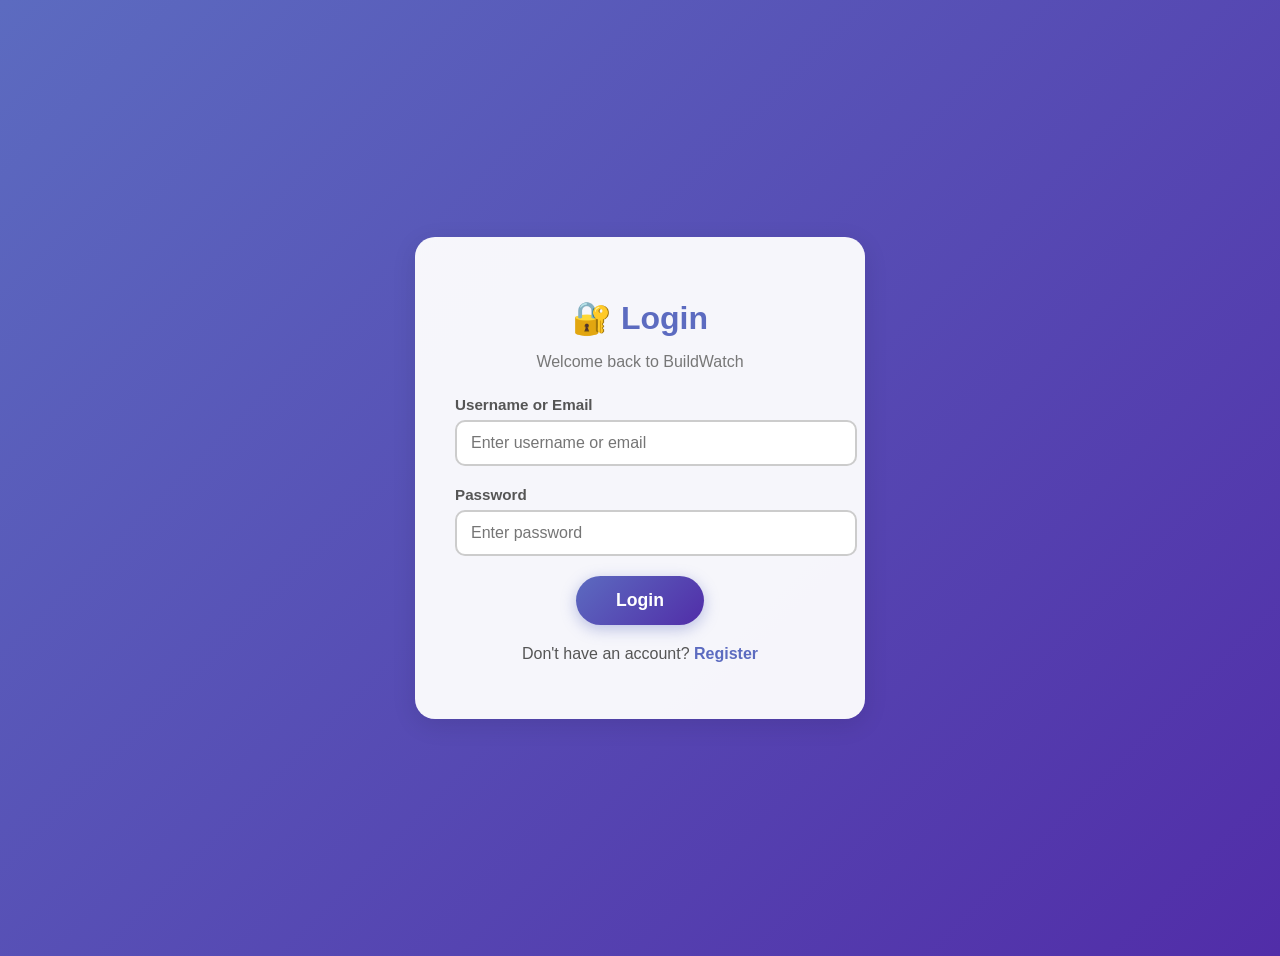
<file: frontend/index.html>
<!DOCTYPE html>
<html lang="en">
<head>
  <meta charset="UTF-8" />
  <meta name="viewport" content="width=device-width, initial-scale=1.0" />
  <title>Illegal Building Detection - GPS Enabled</title>
  <link rel="icon" href="https://cdn-icons-png.flaticon.com/512/3211/3211620.png">
  <link rel="stylesheet" href="style.css" />


  <script>
    (function() {
      'use strict';
      const isLoggedIn = sessionStorage.getItem('isLoggedIn');
      
      if (isLoggedIn !== 'true') {
        console.log('❌ Not logged in, redirecting to login page...');
        window.location.replace('login.html');
      } else {
        console.log('✅ User is logged in, showing home page');
      }
    })();
  </script>
</head>
<body>
  <div class="container">
    <div class="header">
      <h1>🏢 Illegal Building Detection System</h1>
      <p>🌍 GPS-Enabled AI Detection with K-means Clustering & Region Proposals</p>
      
      <!-- <div style="margin-top: 20px; display: flex; gap: 15px; justify-content: center;">
        <button id="modeSingle" class="mode-btn" onclick="detector.switchMode('single')">
          📷 Single Image
        </button>
        <button id="modeTemporal" class="mode-btn active" onclick="detector.switchMode('temporal')">
          🕐 Two-Temporal (K-means) -->
        </button>
      </div>
    </div>


    

    <!-- SINGLE IMAGE CARD (Hidden by default) -->
    <div class="card" id="singleImageCard" style="display:none;">
      <h2 style="color: #667eea;">📤 Upload Single Image</h2>
      
      <div class="upload-zone" id="uploadZone">
        <input type="file" id="imageInput" accept="image/*" style="display: none;" />
        <div class="upload-content">
          <div class="upload-icon">📷</div>
          <div class="upload-text">Click or Drag & Drop Image</div>
          <div class="upload-subtext">Supports: JPG, PNG, TIFF, BMP (Max 16MB)</div>
        </div>
      </div>

      <div class="preview-container" id="previewContainer" style="display: none;">
        <img id="previewImage" class="preview-image" />
        <div class="image-info" id="imageInfo"></div>
      </div>

      <!-- GPS Inputs -->
      <div class="gps-section" style="margin-top: 20px;">
        <div class="checkbox-group">
          <input type="checkbox" id="gpsToggle">
          <label for="gpsToggle">🌍 Use Custom GPS Coordinates</label>
        </div>
        <div id="gpsInputs" style="display: none; margin-top: 15px;">
          <div class="gps-inputs-grid">
            <input type="number" id="northBound" placeholder="North Latitude (°)" step="0.000001">
            <input type="number" id="southBound" placeholder="South Latitude (°)" step="0.000001">
            <input type="number" id="eastBound" placeholder="East Longitude (°)" step="0.000001">
            <input type="number" id="westBound" placeholder="West Longitude (°)" step="0.000001">
          </div>
        </div>
      </div>

      <button id="processBtn" class="process-btn" disabled>🔍 Detect Buildings</button>
      <div class="progress-bar" id="progressBarSingle"><div class="progress-fill" id="progressFillSingle">0%</div></div>
    </div>

    <!-- TWO-TEMPORAL CARD (Default visible) -->
    <div class="card" id="temporalCard">
      <h2 style="color: #667eea;">📸 Upload Two Temporal Images (Before & After)</h2>
      <p style="color: #666; margin-bottom: 20px;">📋 K-means clustering detects changes between time periods</p>
      
      <div class="temporal-grid" style="display:flex; gap:20px; justify-content:center; flex-wrap:wrap;">
        <!-- Image T1 (Time 1 - Before) -->
        <div class="upload-zone temporal-upload" id="uploadZoneT1" style="flex: 1; min-width: 280px;">
          <input type="file" id="imageInputT1" accept="image/*" style="display: none;" />
          <div class="upload-content">
            <div class="upload-icon">📅</div>
            <div class="upload-text">Upload <strong>Time 1</strong> (Before)</div>
            <div class="upload-subtext">Older image</div>
          </div>
        </div>

        <!-- Image T2 (Time 2 - After) -->
        <div class="upload-zone temporal-upload" id="uploadZoneT2" style="flex: 1; min-width: 280px;">
          <input type="file" id="imageInputT2" accept="image/*" style="display: none;" />
          <div class="upload-content">
            <div class="upload-icon">📅</div>
            <div class="upload-text">Upload <strong>Time 2</strong> (After)</div>
            <div class="upload-subtext">Newer image</div>
          </div>
        </div>
      </div>

      <div class="preview-pair" style="display:flex; gap:20px; justify-content:center; margin-top:20px; flex-wrap: wrap;">
        <div id="previewContainerT1" class="preview-container temporal-preview" style="display: none; flex: 1; min-width: 280px;">
          <img id="previewImageT1" class="preview-image" />
          <div id="imageInfoT1" class="image-info"></div>
        </div>
        <div id="previewContainerT2" class="preview-container temporal-preview" style="display: none; flex: 1; min-width: 280px;">
          <img id="previewImageT2" class="preview-image" />
          <div id="imageInfoT2" class="image-info"></div>
        </div>
      </div>

      <!-- GPS Inputs -->
      <div class="gps-section" style="margin-top: 20px;">
        <div class="checkbox-group">
          <input type="checkbox" id="gpsToggleTemporal">
          <label for="gpsToggleTemporal">🌍 Use Custom GPS Coordinates</label>
        </div>
        <div id="gpsInputsTemporal" style="display: none; margin-top: 15px;">
          <div class="gps-inputs-grid">
            <input type="number" id="northBoundTemporal" placeholder="North Latitude (°)" step="0.000001">
            <input type="number" id="southBoundTemporal" placeholder="South Latitude (°)" step="0.000001">
            <input type="number" id="eastBoundTemporal" placeholder="East Longitude (°)" step="0.000001">
            <input type="number" id="westBoundTemporal" placeholder="West Longitude (°)" step="0.000001">
          </div>
        </div>
      </div>

      <!-- Threshold Slider -->
      <div class="threshold-slider" style="margin-top: 20px;">
        <div class="threshold-label">
          <span style="font-weight:600; color:#555;">🎯 Change Detection Threshold:</span>
          <span id="thresholdValue" style="font-size: 1.1em;">30</span><span>%</span>
        </div>
        <input type="range" id="thresholdSlider" min="10" max="90" value="30" style="width:100%;">
        <div style="display: flex; justify-content: space-between; font-size: 0.85em; color: #888; margin-top: 5px;">
          <span>10%</span>
          <span>50%</span>
          <span>90%</span>
        </div>
      </div>

      <button id="processBtnTemporal" class="process-btn" disabled>🔄 Detect Changes & Buildings</button>
      <div class="progress-bar" id="progressBarTemporal"><div class="progress-fill" id="progressFillTemporal">0%</div></div>
    </div>

    <!-- RESULT CARDS -->
    <div class="card" id="gpsInfoCard" style="display:none;"></div>
    
    <div class="card" id="statsCard" style="display:none;">
      <h2 style="color:#667eea;">📊 Detection Statistics</h2>
      <div id="statsGrid" class="stats-grid"></div>
    </div>
    
    <div class="card" id="resultsCard" style="display:none;">
      <h2 style="color:#667eea;">🖼️ Detection Results</h2>
      <div id="resultsGrid" class="results-grid"></div>
    </div>
    
    <div class="card" id="buildingsCard" style="display:none;">
      <h2 style="color:#667eea;">🏠 Detected Buildings</h2>
      <div id="buildingsList" class="buildings-list"></div>
    </div>

    <!-- FIELD VISITS CARD (New) -->
    <div class="card" id="fieldVisitsCard" style="display:none;">
      <h2 style="color:#667eea;">🚗 Field Visit Management</h2>
      <div id="fieldVisitsList" class="field-visits-list"></div>
    </div>
  </div>

  <script src="script.js"></script>
</body>
</html>
</file>
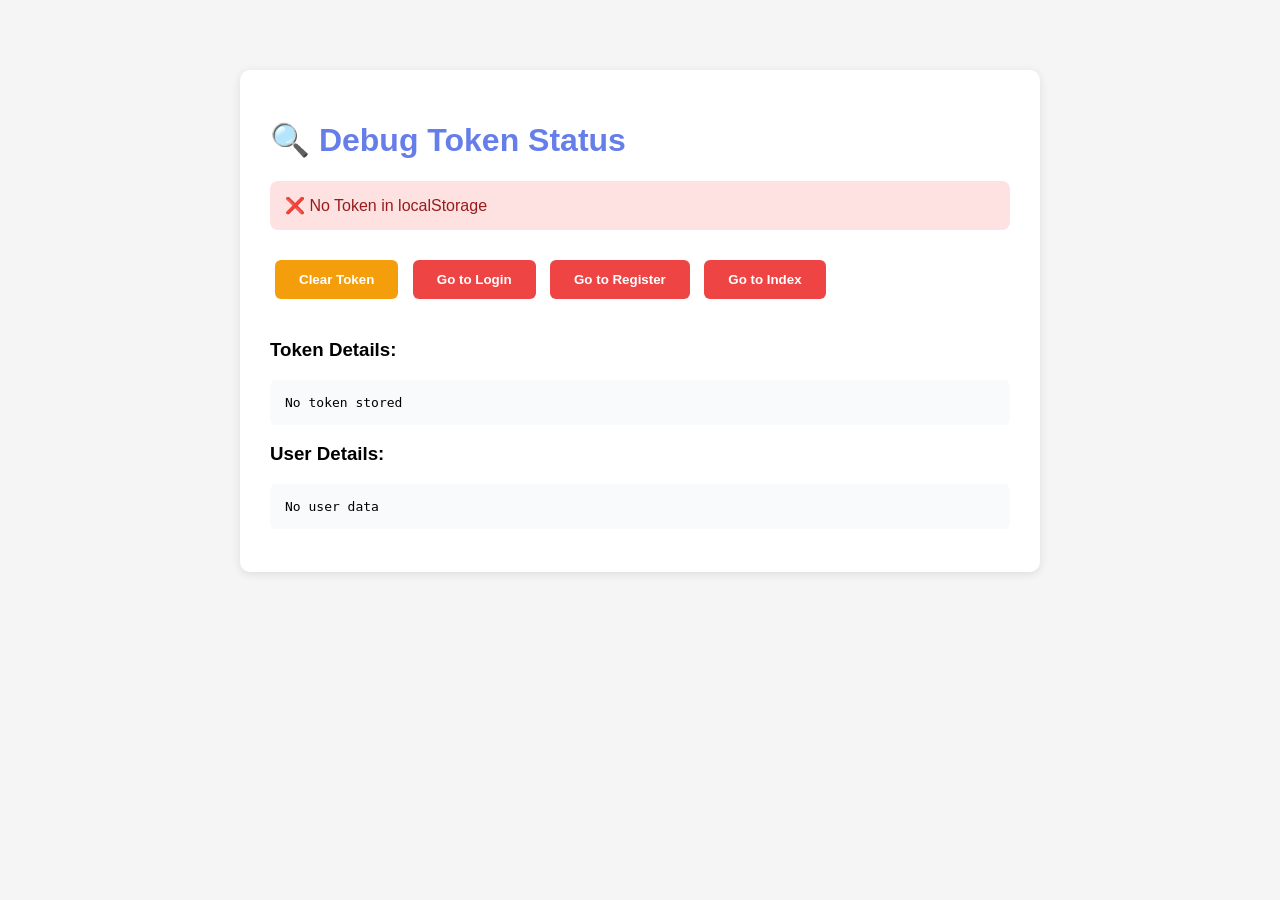
<file: frontend/debug.html>
<!DOCTYPE html>
<html lang="en">
<head>
  <meta charset="UTF-8" />
  <meta name="viewport" content="width=device-width, initial-scale=1.0" />
  <title>Debug Token Status</title>
  <style>
    body {
      font-family: 'Segoe UI', Tahoma, Geneva, Verdana, sans-serif;
      max-width: 800px;
      margin: 50px auto;
      padding: 20px;
      background: #f5f5f5;
    }
    .debug-card {
      background: white;
      border-radius: 10px;
      padding: 30px;
      box-shadow: 0 2px 10px rgba(0,0,0,0.1);
    }
    h1 { color: #667eea; }
    .status { 
      padding: 15px;
      border-radius: 8px;
      margin: 10px 0;
      font-weight: 500;
    }
    .has-token { background: #d1fae5; color: #065f46; }
    .no-token { background: #fee2e2; color: #991b1b; }
    button {
      background: #ef4444;
      color: white;
      border: none;
      padding: 12px 24px;
      border-radius: 6px;
      cursor: pointer;
      font-weight: 600;
      margin: 10px 5px;
    }
    button:hover { background: #dc2626; }
    .clear-btn { background: #f59e0b; }
    .clear-btn:hover { background: #d97706; }
    pre {
      background: #f9fafb;
      padding: 15px;
      border-radius: 6px;
      overflow-x: auto;
    }
  </style>
</head>
<body>
  <div class="debug-card">
    <h1>🔍 Debug Token Status</h1>
    
    <div id="status"></div>
    
    <div style="margin-top: 20px;">
      <button class="clear-btn" onclick="clearToken()">Clear Token</button>
      <button onclick="location.href='login.html'">Go to Login</button>
      <button onclick="location.href='register.html'">Go to Register</button>
      <button onclick="location.href='index.html'">Go to Index</button>
    </div>
    
    <h3 style="margin-top: 30px;">Token Details:</h3>
    <pre id="tokenDetails"></pre>
    
    <h3>User Details:</h3>
    <pre id="userDetails"></pre>
  </div>

  <script>
    function displayStatus() {
      const token = localStorage.getItem('token');
      const user = localStorage.getItem('user');
      const statusDiv = document.getElementById('status');
      const tokenDetails = document.getElementById('tokenDetails');
      const userDetails = document.getElementById('userDetails');
      
      if (token) {
        statusDiv.innerHTML = `
          <div class="status has-token">
            ✅ Token Found in localStorage
          </div>
        `;
        tokenDetails.textContent = token;
        userDetails.textContent = user || 'No user data';
      } else {
        statusDiv.innerHTML = `
          <div class="status no-token">
            ❌ No Token in localStorage
          </div>
        `;
        tokenDetails.textContent = 'No token stored';
        userDetails.textContent = 'No user data';
      }
    }
    
    function clearToken() {
      localStorage.removeItem('token');
      localStorage.removeItem('user');
      alert('✅ Token and user data cleared!');
      displayStatus();
    }
    
    displayStatus();
  </script>
</body>
</html>
</file>
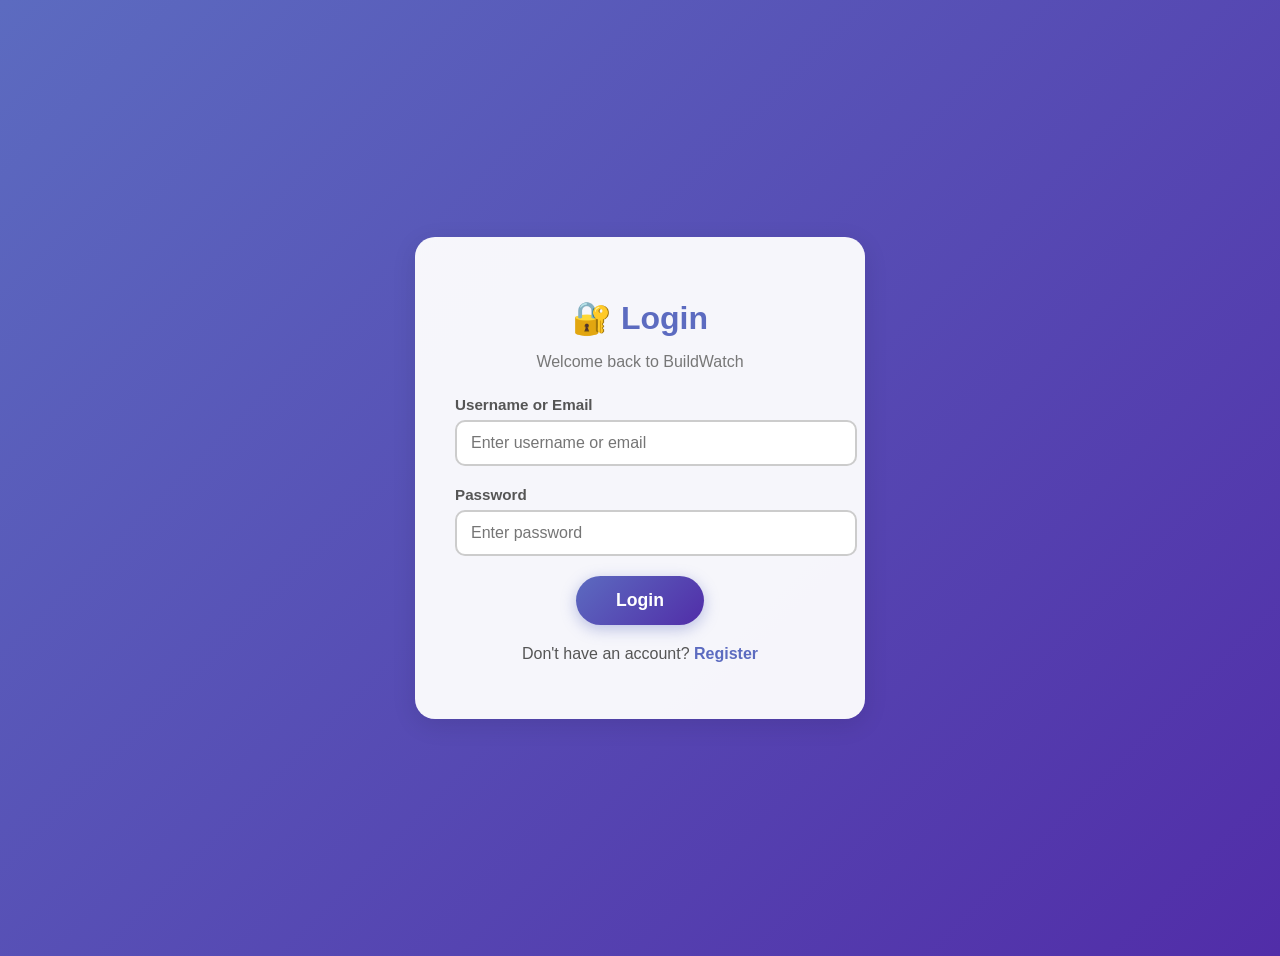
<file: frontend/home.html>
<!DOCTYPE html>
<html lang="en">
<head>
  <meta charset="UTF-8">
  <meta name="viewport" content="width=device-width, initial-scale=1.0">
  <title>Illegal Building Detection System - AI-Powered Urban Monitoring</title>
  <link rel="icon" type="image" href="https://cdn-icons-png.flaticon.com/512/3211/3211620.png">
  <link rel="stylesheet" href="home.css">
  
  AUTH CHECK - Redirect to login if not logged in -->
   <script>
    (function() {
      'use strict';
      const isLoggedIn = sessionStorage.getItem('isLoggedIn');
      
      if (isLoggedIn !== 'true') {
        console.log('❌ Not logged in, redirecting to login page...');
        window.location.replace('login.html');
      } else {
        console.log('✅ User is logged in, showing home page');
      }
    })();
  </script>
</head>
<body>
  <nav id="navbar">
    <div class="nav-container">
      <a href="home.html" class="logo">
        <span class="logo-icon">🏢</span>
        <span>Build</span>
      </a>
      <ul class="nav-links">
        <li><a href="#home">Home</a></li>
        <li><a href="index.html">Start Detection</a></li>
        
      </ul>
    </div>
  </nav>

  <section class="hero" id="home">
    <div class="hero-container">
      <div class="hero-content">
        <h1>ILLEGAL BUILDING DETECTION</h1>
        <p>Detect unauthorized construction with GPS-enabled satellite imagery analysis</p>
        <div class="hero-buttons">
         
          <a href="#features" class="btn-secondary">📖 Learn More</a>
        </div>
      </div>
      <div class="hero-image">
        <img src="https://images.unsplash.com/photo-1486406146926-c627a92ad1ab?w=800&q=80" alt="City Aerial View">
      </div>
    </div>
  </section>

  <section class="features" id="features">
    <div class="features-container">
      <div class="section-header">
        <h2>🌟 Powerful Features</h2>
        <p>Advanced technology meets urban planning for smarter cities</p>
      </div>
      <div class="features-grid">
        <div class="feature-card">
          <div class="feature-icon">🌍</div>
          <h3>GPS-Enabled Detection</h3>
          <p>Real-world GPS coordinate mapping ensures accurate location verification and field inspection capabilities.</p>
        </div>
        <div class="feature-card">
          <div class="feature-icon">🤖</div>
          <h3>AI-Powered Analysis</h3>
          <p>Deep learning algorithms detect buildings with 95%+ accuracy from satellite and aerial imagery.</p>
        </div>
        <div class="feature-card">
          <div class="feature-icon">📋</div>
          <h3>Permit Verification</h3>
          <p>Cross-reference detected buildings against cadastral permit database for legal compliance checking.</p>
        </div>
        <div class="feature-card">
          <div class="feature-icon">📊</div>
          <h3>Automated Reports</h3>
          <p>Generate comprehensive PDF reports with violation details, GPS coordinates, and statistical analysis.</p>
        </div>
        <div class="feature-card">
          <div class="feature-icon">🗺️</div>
          <h3>Interactive Maps</h3>
          <p>Visualize detections on interactive maps with color-coded legal status indicators.</p>
        </div>
        <div class="feature-card">
          <div class="feature-icon">⚡</div>
          <h3>Real-Time Processing</h3>
          <p>Fast image processing delivers results in minutes, enabling rapid response to violations.</p>
        </div>
      </div>
    </div>
  </section>

  <section class="stats">
    <div class="stats-container">
      <div class="stat-item">
        <h3>95%+</h3>
        <p>Detection Accuracy</p>
      </div>
      <div class="stat-item">
        <h3>< 5 min</h3>
        <p>Processing Time</p>
      </div>
      <div class="stat-item">
        <h3>GPS</h3>
        <p>Real Coordinates</p>
      </div>
      <div class="stat-item">
        <h3>24/7</h3>
        <p>Automated Monitoring</p>
      </div>
    </div>
  </section>

  <footer>
    <div class="footer-container">
      <div class="footer-section">
        <h3>🏢 BuildWatch</h3>
        <p>Illegal Building Detection for smarter, compliant cities.</p>
      </div>
      <div class="footer-section">
        <h3>Quick Links</h3>
        <ul>
          <li><a href="#home">Home</a></li>
          <li><a href="#features">Features</a></li>
          <li><a href="index.html">Detection System</a></li>
        </ul>
      </div>
      <div class="footer-section">
        <h3>Technology</h3>
        <ul>
          <li><a href="#">AI & Machine Learning</a></li>
          <li><a href="#">GPS Integration</a></li>
          <li><a href="#">Satellite Imagery</a></li>
          <li><a href="#">GIS Systems</a></li>
        </ul>
      </div>
      <div class="footer-section">
        <h3>Contact</h3>
        <ul>
          <li>📧 malthesh002@gmail.com</li>
          <li>📞 +91-8618402841</li>
          <li>📍 Shimoga, India</li>
        </ul>
      </div>
    </div>
    <div class="footer-bottom">
      <p>&copy; 2024 BuildWatch - Illegal Building Detection System. All rights reserved.</p>
    </div>
  </footer>

  <script>
    function logout() {
      if (confirm('Are you sure you want to logout?')) {
        // Clear session
        sessionStorage.removeItem('isLoggedIn');
        sessionStorage.removeItem('username');
        console.log('✅ Logged out successfully');
        window.location.replace('login.html');
      }
    }

    // Add scroll effect to navbar
    window.addEventListener('scroll', function() {
      const navbar = document.getElementById('navbar');
      if (window.scrollY > 50) {
        navbar.classList.add('scrolled');
      } else {
        navbar.classList.remove('scrolled');
      }
    });
  </script>
</body>
</html>
</file>
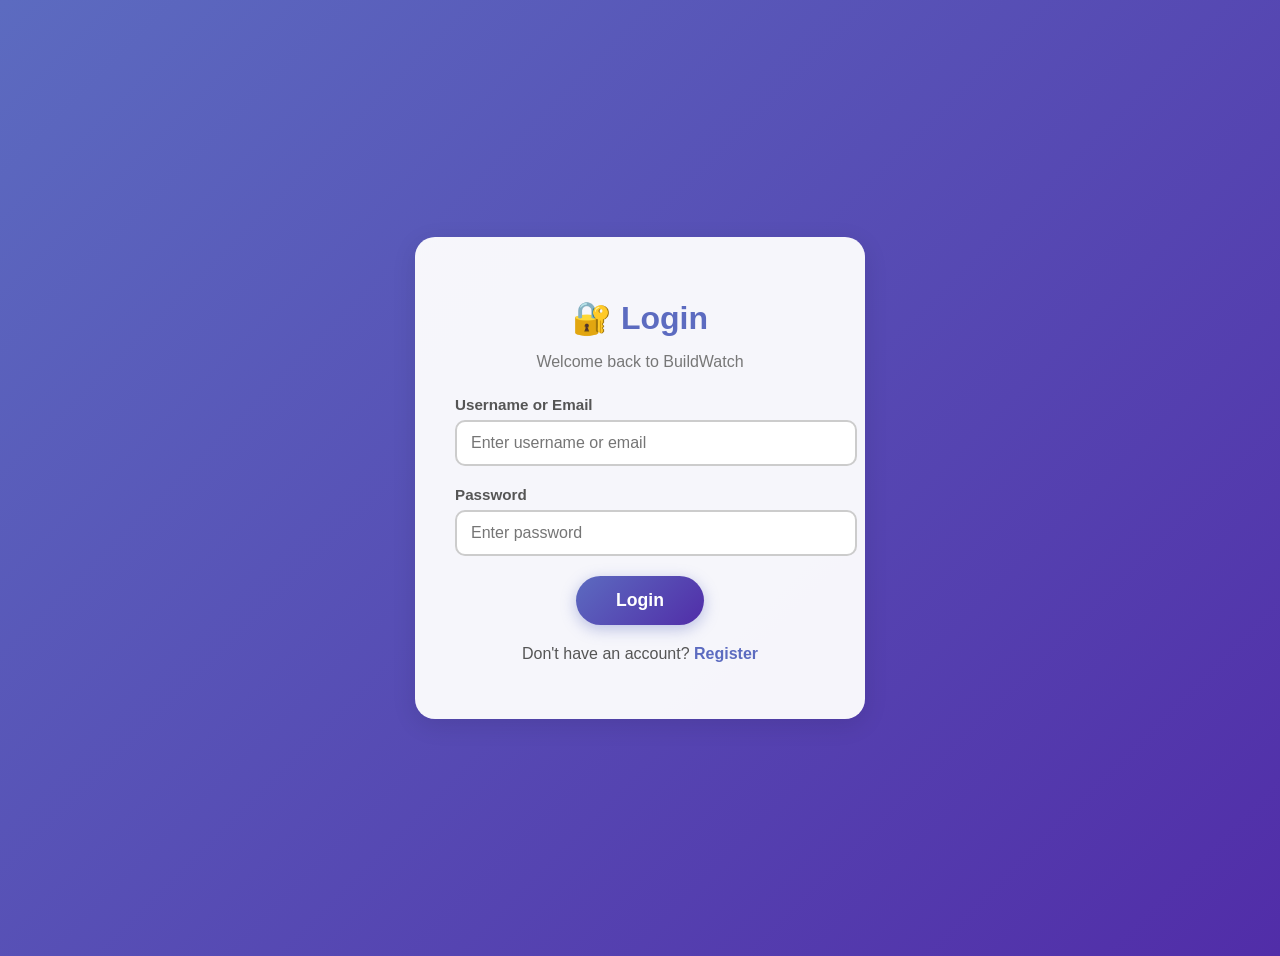
<file: frontend/login.html>
<!DOCTYPE html>
<html lang="en">
<head>
  <meta charset="UTF-8" />
  <meta name="viewport" content="width=device-width, initial-scale=1.0" />
  <title>Login | Illegal Building Detection</title>
  <link rel="icon" href="https://cdn-icons-png.flaticon.com/512/3211/3211620.png">
  <link rel="stylesheet" href="auth.css" />
  
  <!-- Redirect if already logged in -->
  <script>
    if (sessionStorage.getItem('isLoggedIn') === 'true') {
      window.location.replace('home.html');
    }
  </script>
</head>
<body>
  <div class="auth-container">
    <div class="auth-card">
      <h1>🔐 Login</h1>
      <p class="subtitle">Welcome back to BuildWatch</p>

      <form id="loginForm">
        <div class="input-group">
          <label>Username or Email</label>
          <input type="text" id="username" required placeholder="Enter username or email">
        </div>

        <div class="input-group">
          <label>Password</label>
          <input type="password" id="password" required placeholder="Enter password">
        </div>

        <button type="submit" class="auth-btn">Login</button>
      </form>

      <div id="errorMessage" style="display: none; margin-top: 15px; padding: 12px; background: #fee; color: #c00; border-radius: 8px; text-align: center;"></div>

      <p class="alt-text">Don't have an account? <a href="register.html">Register</a></p>
    </div>
  </div>

  <script>
    const API_URL = 'http://localhost:5000/api';

    document.getElementById('loginForm').addEventListener('submit', async function(e) {
      e.preventDefault();
      
      const username = document.getElementById('username').value.trim();
      const password = document.getElementById('password').value;
      const errorDiv = document.getElementById('errorMessage');
      
      if (!username || !password) {
        showError('Please fill in all fields');
        return;
      }

      try {
        console.log('🔄 Attempting login...');
        
        const response = await fetch(`${API_URL}/login`, {
          method: 'POST',
          headers: {
            'Content-Type': 'application/json',
          },
          body: JSON.stringify({ username, password })
        });

        const data = await response.json();
        console.log('📥 Response:', data);

        if (response.ok) {
          console.log('✅ Login successful!');
          
          // Store login state
          sessionStorage.setItem('isLoggedIn', 'true');
          sessionStorage.setItem('username', username);
          
          // Redirect to home
          window.location.replace('home.html');
        } else {
          showError(data.message || 'Login failed');
        }
      } catch (error) {
        console.error('❌ Login error:', error);
        showError('Connection error. Make sure backend is running on http://localhost:5000');
      }
    });

    function showError(message) {
      const errorDiv = document.getElementById('errorMessage');
      errorDiv.style.display = 'block';
      errorDiv.textContent = '❌ ' + message;
    }
  </script>
</body>
</html>
</file>
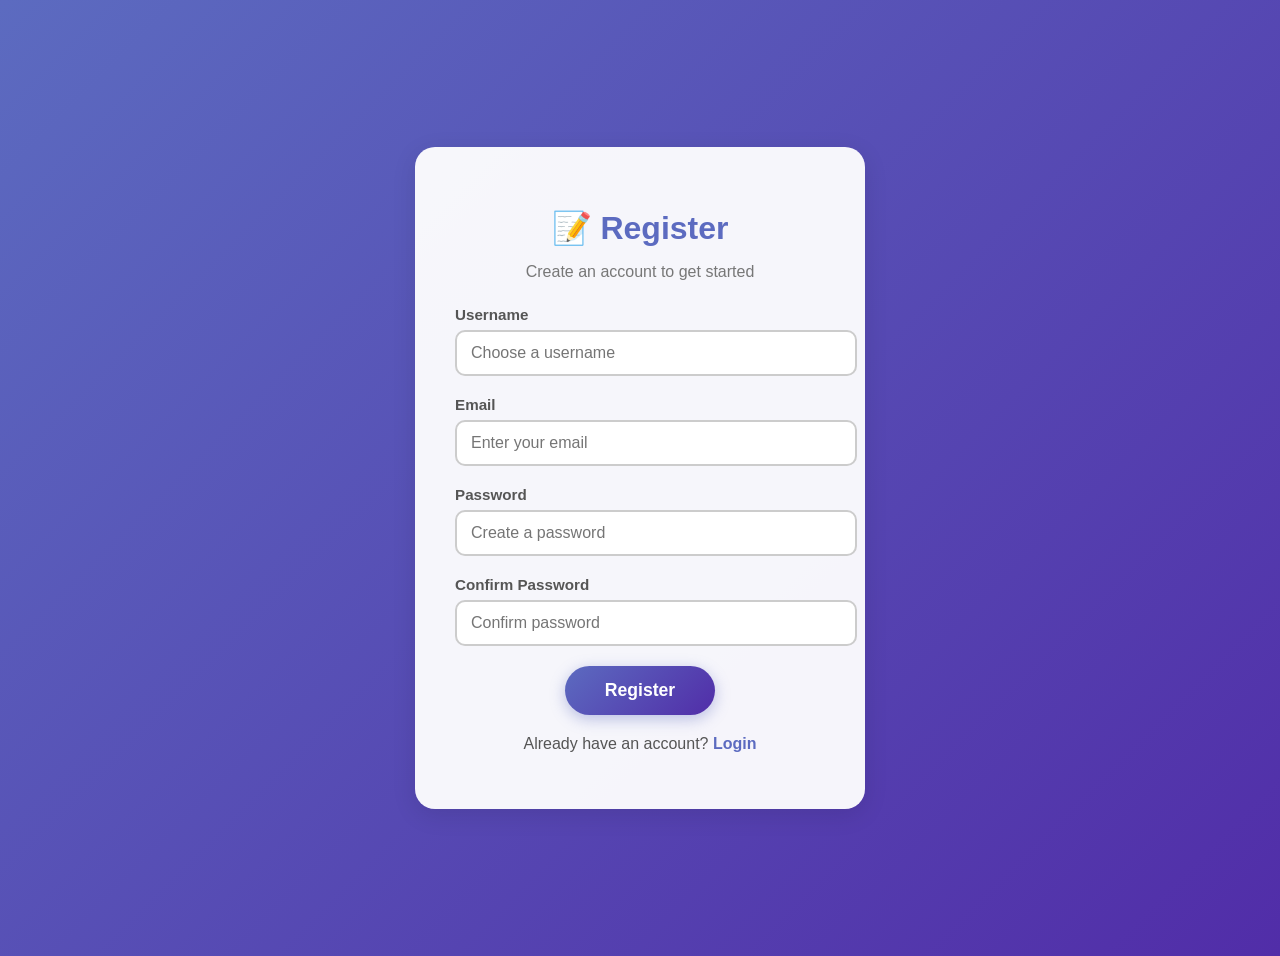
<file: frontend/register.html>
<!DOCTYPE html>
<html lang="en">
<head>
  <meta charset="UTF-8" />
  <meta name="viewport" content="width=device-width, initial-scale=1.0" />
  <title>Register | Illegal Building Detection</title>
  <link rel="icon" href="https://cdn-icons-png.flaticon.com/512/3211/3211620.png">
  <link rel="stylesheet" href="auth.css" />
</head>
<body>
  <div class="auth-container">
    <div class="auth-card">
      <h1>📝 Register</h1>
      <p class="subtitle">Create an account to get started</p>

      <form id="registerForm">
        <div class="input-group">
          <label>Username</label>
          <input type="text" id="username" required placeholder="Choose a username">
        </div>

        <div class="input-group">
          <label>Email</label>
          <input type="email" id="email" required placeholder="Enter your email">
        </div>

        <div class="input-group">
          <label>Password</label>
          <input type="password" id="password" required placeholder="Create a password">
        </div>

        <div class="input-group">
          <label>Confirm Password</label>
          <input type="password" id="confirmPassword" required placeholder="Confirm password">
        </div>

        <button type="submit" class="auth-btn">Register</button>
      </form>

      <div id="errorMessage" style="display: none; margin-top: 15px; padding: 12px; background: #fee; color: #c00; border-radius: 8px; text-align: center;"></div>

      <p class="alt-text">Already have an account? <a href="login.html">Login</a></p>
    </div>
  </div>

  <script>
    // If already logged in, redirect to home
    if (sessionStorage.getItem('isLoggedIn') === 'true') {
      console.log('✅ Already logged in, redirecting to home...');
      window.location.replace('home.html');
    }

    const API_URL = 'http://localhost:5000/api';

    document.getElementById('registerForm').addEventListener('submit', async function(e) {
      e.preventDefault();
      
      const username = document.getElementById('username').value.trim();
      const email = document.getElementById('email').value.trim();
      const password = document.getElementById('password').value;
      const confirmPassword = document.getElementById('confirmPassword').value;
      const errorDiv = document.getElementById('errorMessage');
      
      // Validation
      if (!username || !email || !password || !confirmPassword) {
        showError('Please fill in all fields');
        return;
      }

      if (password !== confirmPassword) {
        showError('Passwords do not match');
        return;
      }

      if (password.length < 6) {
        showError('Password must be at least 6 characters');
        return;
      }

      try {
        console.log('🔄 Attempting registration...');
        
        const response = await fetch(`${API_URL}/register`, {
          method: 'POST',
          headers: {
            'Content-Type': 'application/json',
          },
          body: JSON.stringify({ username, email, password })
        });

        const data = await response.json();
        console.log('📥 Response:', data);

        if (response.ok) {
          console.log('✅ Registration successful!');
          
          // Show success message
          errorDiv.style.display = 'block';
          errorDiv.style.background = '#d4edda';
          errorDiv.style.color = '#155724';
          errorDiv.textContent = '✅ Registration successful! Redirecting to login...';
          
          // Redirect to login page
          setTimeout(() => {
            window.location.replace('login.html');
          }, 1500);
        } else {
          showError(data.message || 'Registration failed');
        }
      } catch (error) {
        console.error('❌ Registration error:', error);
        showError('Connection error. Make sure backend is running on http://localhost:5000');
      }
    });

    function showError(message) {
      const errorDiv = document.getElementById('errorMessage');
      errorDiv.style.display = 'block';
      errorDiv.style.background = '#fee2e2';
      errorDiv.style.color = '#991b1b';
      errorDiv.textContent = '❌ ' + message;
    }
  </script>
</body>
</html>
</file>
<file: frontend/style.css>
/* ============================================
   ILLEGAL BUILDING DETECTION - style.css
   Modern, Clean Design with Refined Colors
   ============================================ */

/* ===== CSS CUSTOM PROPERTIES ===== */
:root {
  /* Colors */
  --primary-color: #4299e1;
  --primary-dark: #3182ce;
  --primary-light: #bee3f8;
  --success-color: #48bb78;
  --success-dark: #38a169;
  --warning-color: #ed8936;
  --warning-dark: #dd6b20;
  --danger-color: #f56565;
  --danger-dark: #e53e3e;
  
  /* Neutrals */
  --text-dark: #2d3748;
  --text-medium: #4a5568;
  --text-light: #718096;
  --bg-light: #f7fafc;
  --bg-medium: #edf2f7;
  --border-light: #e2e8f0;
  --border-medium: #cbd5e0;
  
  /* Shadows */
  --shadow-sm: 0 1px 3px rgba(0, 0, 0, 0.08);
  --shadow-md: 0 2px 8px rgba(0, 0, 0, 0.08);
  --shadow-lg: 0 4px 12px rgba(0, 0, 0, 0.12);
  
  /* Border Radius */
  --radius-sm: 8px;
  --radius-md: 10px;
  --radius-lg: 12px;
  
  /* Transitions */
  --transition-fast: 0.2s ease;
  --transition-normal: 0.3s ease;
  --transition-slow: 0.5s ease;
}

/* ===== GLOBAL RESET & BASE STYLES ===== */
* {
  margin: 0;
  padding: 0;
  box-sizing: border-box;
}

body {
  font-family: -apple-system, BlinkMacSystemFont, 'Segoe UI', Roboto, 'Helvetica Neue', Arial, sans-serif;
  background: linear-gradient(135deg, #f5f7fa 0%, #c3cfe2 100%);
  min-height: 100vh;
  padding: 20px;
  color: var(--text-dark);
  line-height: 1.5;
}

.container {
  max-width: 1400px;
  margin: 0 auto;
}

/* ===== UTILITY CLASSES ===== */
.text-center { text-align: center; }
.text-left { text-align: left; }
.text-right { text-align: right; }

.flex { display: flex; }
.flex-col { flex-direction: column; }
.items-center { align-items: center; }
.justify-center { justify-content: center; }
.justify-between { justify-content: space-between; }

.mb-0 { margin-bottom: 0; }
.mb-1 { margin-bottom: 0.5rem; }
.mb-2 { margin-bottom: 1rem; }
.mb-3 { margin-bottom: 1.5rem; }
.mb-4 { margin-bottom: 2rem; }

.mt-0 { margin-top: 0; }
.mt-1 { margin-top: 0.5rem; }
.mt-2 { margin-top: 1rem; }
.mt-3 { margin-top: 1.5rem; }
.mt-4 { margin-top: 2rem; }

.p-0 { padding: 0; }
.p-1 { padding: 0.5rem; }
.p-2 { padding: 1rem; }
.p-3 { padding: 1.5rem; }
.p-4 { padding: 2rem; }

.hidden { display: none; }
.visible { display: block; }

/* ===== HEADER ===== */
.header {
  text-align: center;
  margin-bottom: 40px;
  color: var(--text-dark);
  animation: fadeIn 0.8s ease;
}

.header h1 {
  font-size: 2.2em;
  margin-bottom: 8px;
  font-weight: 600;
  color: #1a202c;
}

.header p {
  font-size: 1.05em;
  color: var(--text-medium);
  font-weight: 400;
  max-width: 600px;
  margin: 0 auto;
}

/* ===== CARD CONTAINER ===== */
.card {
  background: white;
  border-radius: var(--radius-lg);
  padding: 28px;
  margin-bottom: 24px;
  box-shadow: var(--shadow-md);
  animation: slideUp 0.6s ease;
  transition: transform var(--transition-fast), box-shadow var(--transition-fast);
}

.card:hover {
  transform: translateY(-2px);
  box-shadow: var(--shadow-lg);
}

/* ===== MODE SELECTION BUTTONS ===== */
.mode-selection {
  display: flex;
  gap: 12px;
  margin-bottom: 24px;
}

.mode-btn {
  flex: 1;
  padding: 16px 24px;
  background: #ffffff;
  border: 2px solid var(--border-light);
  border-radius: var(--radius-md);
  cursor: pointer;
  transition: all var(--transition-fast);
  font-size: 0.95em;
  font-weight: 500;
  color: var(--text-medium);
  text-align: center;
}

.mode-btn:hover {
  border-color: var(--border-medium);
  background: var(--bg-light);
}

.mode-btn:focus {
  outline: none;
  box-shadow: 0 0 0 3px rgba(66, 153, 225, 0.2);
}

.mode-btn.active {
  background: var(--primary-color);
  color: white;
  border-color: var(--primary-color);
}

.mode-btn small {
  opacity: 0.85;
  font-size: 0.9em;
  display: block;
  margin-top: 4px;
}

/* ===== UPLOAD ZONE ===== */
.upload-zone {
  border: 2px dashed var(--border-medium);
  border-radius: var(--radius-lg);
  padding: 36px;
  text-align: center;
  cursor: pointer;
  transition: all 0.25s ease;
  background: var(--bg-light);
  position: relative;
  overflow: hidden;
  min-height: 150px;
  display: flex;
  flex-direction: column;
  align-items: center;
  justify-content: center;
}

.upload-zone:hover {
  border-color: var(--primary-color);
  background: #ebf8ff;
}

.upload-zone.drag-over {
  border-color: var(--primary-color);
  background: var(--primary-light);
  border-style: solid;
}

.upload-zone input[type="file"] {
  position: absolute;
  width: 100%;
  height: 100%;
  top: 0;
  left: 0;
  opacity: 0;
  cursor: pointer;
  z-index: 10;
}

.upload-icon {
  font-size: 2.5em;
  margin-bottom: 12px;
  color: var(--primary-color);
  pointer-events: none;
  position: relative;
  z-index: 1;
}

.upload-text {
  font-size: 1.1em;
  font-weight: 500;
  color: var(--text-dark);
  margin-bottom: 6px;
  pointer-events: none;
  position: relative;
  z-index: 1;
}

.upload-subtext {
  color: var(--text-light);
  font-size: 0.9em;
  pointer-events: none;
  position: relative;
  z-index: 1;
}

/* ===== TEMPORAL UPLOAD ZONES ===== */
.temporal-upload {
  min-height: 200px;
  margin-bottom: 15px;
  padding: 28px;
}

.temporal-preview {
  margin-top: 10px;
}

.temporal-preview .preview-image {
  max-height: 250px;
}

/* ===== PREVIEW CONTAINER ===== */
.preview-container {
  margin-top: 24px;
  display: none;
  animation: fadeIn 0.5s ease;
}

.preview-container.show {
  display: block;
}

.preview-image {
  width: 100%;
  max-height: 400px;
  object-fit: contain;
  border-radius: var(--radius-md);
  border: 1px solid var(--border-light);
  margin-bottom: 16px;
}

.image-info {
  display: grid;
  grid-template-columns: repeat(auto-fit, minmax(200px, 1fr));
  gap: 12px;
  background: var(--bg-light);
  padding: 18px;
  border-radius: var(--radius-md);
  border: 1px solid var(--border-light);
}

.info-item {
  display: flex;
  flex-direction: column;
  gap: 4px;
}

.info-label {
  font-size: 0.8em;
  color: var(--text-light);
  font-weight: 500;
  text-transform: uppercase;
  letter-spacing: 0.5px;
}

.info-value {
  font-size: 1em;
  color: var(--text-dark);
  font-weight: 500;
}

/* ===== GPS SECTION ===== */
.gps-section {
  margin-top: 24px;
}

.gps-inputs-grid {
  display: grid;
  grid-template-columns: repeat(2, 1fr);
  gap: 14px;
}

.input-group {
  margin-bottom: 16px;
}

.input-group label {
  font-size: 0.875em;
  color: var(--text-medium);
  font-weight: 500;
  display: block;
  margin-bottom: 6px;
}

.input-group input {
  width: 100%;
  padding: 10px 12px;
  border: 1px solid var(--border-medium);
  border-radius: var(--radius-sm);
  font-size: 0.95em;
  transition: all var(--transition-fast);
  background: white;
}

.input-group input:focus {
  border-color: var(--primary-color);
  outline: none;
  box-shadow: 0 0 0 3px rgba(66, 153, 225, 0.1);
}

/* ===== GPS CHECKBOX ===== */
.checkbox-group {
  display: flex;
  align-items: center;
  gap: 8px;
  margin-top: 16px;
}

.checkbox-group label {
  font-size: 0.9em;
  color: var(--text-medium);
  font-weight: 500;
  cursor: pointer;
}

input[type="checkbox"] {
  width: 18px;
  height: 18px;
  cursor: pointer;
  accent-color: var(--primary-color);
}

/* ===== THRESHOLD SLIDER ===== */
.threshold-slider {
  margin-top: 16px;
}

.threshold-label {
  display: flex;
  justify-content: space-between;
  align-items: center;
  margin-bottom: 8px;
}

.threshold-label span {
  font-size: 0.9em;
  font-weight: 500;
  color: var(--text-medium);
}

#thresholdValue {
  display: inline-block;
  min-width: 30px;
  text-align: center;
  font-weight: 600;
  color: var(--primary-color);
}

input[type="range"] {
  -webkit-appearance: none;
  appearance: none;
  width: 100%;
  height: 6px;
  border-radius: 3px;
  background: linear-gradient(90deg, var(--success-color) 0%, var(--warning-color) 50%, var(--danger-color) 100%);
  outline: none;
  cursor: pointer;
}

input[type="range"]::-webkit-slider-thumb {
  -webkit-appearance: none;
  appearance: none;
  width: 20px;
  height: 20px;
  border-radius: 50%;
  background: white;
  border: 2px solid var(--primary-color);
  cursor: pointer;
  box-shadow: var(--shadow-sm);
  transition: all var(--transition-fast);
}

input[type="range"]::-webkit-slider-thumb:hover {
  transform: scale(1.15);
  box-shadow: 0 3px 8px rgba(66, 153, 225, 0.3);
}

input[type="range"]::-moz-range-thumb {
  width: 20px;
  height: 20px;
  border-radius: 50%;
  background: white;
  border: 2px solid var(--primary-color);
  cursor: pointer;
  box-shadow: var(--shadow-sm);
  transition: all var(--transition-fast);
}

input[type="range"]::-moz-range-thumb:hover {
  transform: scale(1.15);
  box-shadow: 0 3px 8px rgba(66, 153, 225, 0.3);
}

/* ===== PROCESS BUTTON ===== */
.process-btn {
  width: 100%;
  padding: 14px;
  background: var(--primary-color);
  color: white;
  border: none;
  border-radius: var(--radius-md);
  font-size: 1.05em;
  font-weight: 500;
  cursor: pointer;
  margin-top: 24px;
  transition: all var(--transition-fast);
}

.process-btn:hover:not(:disabled) {
  background: var(--primary-dark);
  transform: translateY(-1px);
  box-shadow: 0 4px 12px rgba(66, 153, 225, 0.3);
}

.process-btn:focus:not(:disabled) {
  outline: none;
  box-shadow: 0 0 0 3px rgba(66, 153, 225, 0.3);
}

.process-btn:disabled {
  background: var(--border-medium);
  cursor: not-allowed;
  color: #a0aec0;
  transform: none;
  box-shadow: none;
}

/* ===== PROGRESS BAR ===== */
.progress-bar {
  width: 100%;
  height: 42px;
  background: var(--bg-medium);
  border-radius: var(--radius-md);
  overflow: hidden;
  margin-top: 24px;
  display: none;
}

.progress-bar.show {
  display: block;
  animation: fadeIn 0.3s ease;
}

.progress-fill {
  height: 100%;
  background: var(--primary-color);
  width: 0%;
  transition: width 0.3s ease;
  display: flex;
  align-items: center;
  justify-content: center;
  color: white;
  font-weight: 500;
  font-size: 0.95em;
}

/* ===== GPS INFO CARD ===== */
.gps-bounds {
  display: grid;
  grid-template-columns: repeat(auto-fit, minmax(200px, 1fr));
  gap: 12px;
}

.gps-item {
  background: #ebf8ff;
  padding: 14px;
  border-radius: var(--radius-sm);
  border-left: 3px solid var(--primary-color);
}

.gps-label {
  font-weight: 500;
  color: #2c5282;
  display: block;
  margin-bottom: 4px;
  font-size: 0.875em;
}

.gps-value {
  font-size: 1em;
  color: var(--text-dark);
  font-weight: 500;
}

/* ===== STATISTICS GRID ===== */
.stats-grid {
  display: grid;
  grid-template-columns: repeat(auto-fit, minmax(200px, 1fr));
  gap: 16px;
}

.stat-card {
  background: white;
  padding: 22px;
  border-radius: var(--radius-lg);
  text-align: center;
  transition: all var(--transition-fast);
  box-shadow: var(--shadow-md);
  border: 2px solid var(--border-light);
}

.stat-card:hover {
  transform: translateY(-2px);
  box-shadow: var(--shadow-lg);
}

.stat-value {
  font-size: 2.2em;
  font-weight: 600;
  margin-bottom: 6px;
}

.stat-label {
  font-size: 0.9em;
  font-weight: 500;
  text-transform: uppercase;
  letter-spacing: 0.5px;
}

.stat-card.stat-legal {
  border-color: var(--success-color);
}

.stat-card.stat-legal .stat-value {
  color: var(--success-dark);
}

.stat-card.stat-legal .stat-label {
  color: #2f855a;
}

.stat-card.stat-illegal {
  border-color: var(--danger-color);
}

.stat-card.stat-illegal .stat-value {
  color: var(--danger-dark);
}

.stat-card.stat-illegal .stat-label {
  color: #c53030;
}

.stat-card.stat-uncertain {
  border-color: var(--warning-color);
}

.stat-card.stat-uncertain .stat-value {
  color: var(--warning-dark);
}

.stat-card.stat-uncertain .stat-label {
  color: #c05621;
}

/* ===== RESULTS GRID ===== */
.results-grid {
  display: grid;
  grid-template-columns: repeat(auto-fit, minmax(300px, 1fr));
  gap: 18px;
}

.result-image-card {
  position: relative;
  border-radius: var(--radius-lg);
  overflow: hidden;
  box-shadow: var(--shadow-sm);
  cursor: pointer;
  transition: all var(--transition-fast);
  border: 1px solid var(--border-light);
}

.result-image-card:hover {
  transform: translateY(-3px);
  box-shadow: var(--shadow-lg);
}

.result-image-card img {
  width: 100%;
  height: auto;
  display: block;
}

.result-label {
  position: absolute;
  bottom: 0;
  left: 0;
  right: 0;
  background: rgba(45, 55, 72, 0.9);
  color: white;
  padding: 10px;
  font-weight: 500;
  text-align: center;
  font-size: 0.95em;
}

.result-image-card.illegal-highlight {
  border: 2px solid var(--danger-color);
  box-shadow: 0 0 16px rgba(245, 101, 101, 0.3);
}

/* ===== BUILDINGS LIST ===== */
.buildings-list {
  display: flex;
  flex-direction: column;
  gap: 14px;
}

.building-item {
  background: white;
  border-radius: var(--radius-md);
  padding: 18px;
  border-left: 4px solid var(--border-medium);
  transition: all var(--transition-fast);
  box-shadow: var(--shadow-sm);
}

.building-item:hover {
  box-shadow: var(--shadow-md);
  transform: translateX(4px);
}

.building-item.status-legal {
  border-left-color: var(--success-color);
  background: linear-gradient(to right, rgba(72, 187, 120, 0.04), white);
}

.building-item.status-illegal {
  border-left-color: var(--danger-color);
  background: linear-gradient(to right, rgba(245, 101, 101, 0.04), white);
}

.building-item.status-uncertain {
  border-left-color: var(--warning-color);
  background: linear-gradient(to right, rgba(237, 137, 54, 0.04), white);
}

.building-header {
  display: flex;
  justify-content: space-between;
  align-items: center;
  margin-bottom: 12px;
  padding-bottom: 12px;
  border-bottom: 1px solid var(--border-light);
}

.building-id {
  font-size: 1.15em;
  font-weight: 600;
  color: var(--text-dark);
}

.legal-badge {
  padding: 6px 14px;
  border-radius: 16px;
  font-weight: 500;
  font-size: 0.85em;
  color: white;
}

.legal-badge.status-legal {
  background: var(--success-color);
}

.legal-badge.status-illegal {
  background: var(--danger-color);
}

.legal-badge.status-uncertain {
  background: var(--warning-color);
}

.building-details {
  line-height: 1.7;
  color: var(--text-medium);
  font-size: 0.95em;
}

.building-details strong {
  color: var(--text-dark);
  font-weight: 500;
}

/* ===== REPORT SECTION ===== */
.report-section {
  margin-top: 24px;
  padding: 20px;
  background: #ebf8ff;
  border-radius: var(--radius-lg);
  border: 1px solid var(--primary-light);
  animation: slideDown 0.5s ease;
}

.report-actions {
  display: flex;
  gap: 12px;
  margin-top: 16px;
}

.btn {
  padding: 10px 18px;
  border-radius: var(--radius-sm);
  font-weight: 500;
  cursor: pointer;
  transition: all var(--transition-fast);
  border: none;
  font-size: 0.95em;
}

.btn-primary {
  background: var(--primary-color);
  color: white;
}

.btn-primary:hover {
  background: var(--primary-dark);
}

.btn-secondary {
  background: var(--bg-medium);
  color: var(--text-medium);
}

.btn-secondary:hover {
  background: var(--border-medium);
}

/* ===== ANIMATIONS ===== */
@keyframes fadeIn {
  from {
    opacity: 0;
  }
  to {
    opacity: 1;
  }
}

@keyframes slideUp {
  from {
    opacity: 0;
    transform: translateY(20px);
  }
  to {
    opacity: 1;
    transform: translateY(0);
  }
}

@keyframes slideDown {
  from {
    opacity: 0;
    transform: translateY(-15px);
  }
  to {
    opacity: 1;
    transform: translateY(0);
  }
}

@keyframes pulse {
  0% {
    transform: scale(1);
  }
  50% {
    transform: scale(1.05);
  }
  100% {
    transform: scale(1);
  }
}

.pulse {
  animation: pulse 2s infinite;
}

/* ===== LOADING STATES ===== */
.loading {
  position: relative;
  overflow: hidden;
}

.loading::after {
  content: "";
  position: absolute;
  top: 0;
  left: -100%;
  width: 100%;
  height: 100%;
  background: linear-gradient(90deg, transparent, rgba(255, 255, 255, 0.4), transparent);
  animation: shimmer 1.5s infinite;
}

@keyframes shimmer {
  0% {
    left: -100%;
  }
  100% {
    left: 100%;
  }
}

/* ===== RESPONSIVE DESIGN ===== */
@media (max-width: 1024px) {
  .results-grid {
    grid-template-columns: repeat(auto-fit, minmax(250px, 1fr));
  }
  
  .stats-grid {
    grid-template-columns: repeat(auto-fit, minmax(180px, 1fr));
  }
}

@media (max-width: 768px) {
  .header h1 {
    font-size: 1.8em;
  }
  
  .header p {
    font-size: 0.95em;
  }
  
  .mode-selection {
    flex-direction: column;
  }
  
  .mode-btn {
    padding: 14px 18px;
    font-size: 0.9em;
  }
  
  .card {
    padding: 20px;
  }
  
  .gps-inputs-grid {
    grid-template-columns: 1fr;
  }
  
  .temporal-upload {
    min-height: 180px;
  }
  
  .stats-grid {
    grid-template-columns: repeat(auto-fit, minmax(140px, 1fr));
  }
  
  .report-actions {
    flex-direction: column;
  }
}

@media (max-width: 480px) {
  body {
    padding: 12px;
  }
  
  .header h1 {
    font-size: 1.5em;
  }
  
  .mode-btn {
    padding: 12px 16px;
    font-size: 0.85em;
  }
  
  .upload-zone {
    padding: 28px 18px;
  }
  
  .upload-icon {
    font-size: 2em;
  }
  
  .upload-text {
    font-size: 1em;
  }
  
  .process-btn {
    font-size: 0.95em;
    padding: 12px;
  }
  
  .building-header {
    flex-direction: column;
    align-items: flex-start;
    gap: 8px;
  }
  
  .stat-value {
    font-size: 1.8em;
  }
}
/* Building Detail Rows */
.building-detail-row {
  margin: 8px 0;
  padding: 6px 0;
  font-size: 0.95em;
  line-height: 1.6;
}

.building-detail-row strong {
  color: var(--text-dark);
  font-weight: 600;
  margin-right: 6px;
}

/* Report and Field Visit Sections */
.report-section,
.field-visits-section {
  position: relative;
  overflow: hidden;
}

.report-section::before,
.field-visits-section::before {
  content: '';
  position: absolute;
  top: -50%;
  right: -50%;
  width: 200%;
  height: 200%;
  background: radial-gradient(circle, rgba(255,255,255,0.1) 0%, transparent 70%);
  pointer-events: none;
}

/* Notification styles */
#errorNotification,
#successNotification {
  z-index: 10001;
}

/* Field visits list */
.field-visits-list {
  display: flex;
  flex-direction: column;
  gap: 12px;
  margin-top: 15px;
}

/* Code tag styling */
code {
  background: rgba(92, 107, 192, 0.1);
  padding: 2px 6px;
  border-radius: 4px;
  font-family: 'Courier New', monospace;
  font-size: 0.9em;
}

/* Button hover states enhancement */
button {
  position: relative;
  overflow: hidden;
}

button::before {
  content: '';
  position: absolute;
  top: 50%;
  left: 50%;
  width: 0;
  height: 0;
  border-radius: 50%;
  background: rgba(255, 255, 255, 0.2);
  transform: translate(-50%, -50%);
  transition: width 0.6s, height 0.6s;
}

button:active::before {
  width: 300px;
  height: 300px;
}
</file>
<file: frontend/home.css>
* {
  margin: 0;
  padding: 0;
  box-sizing: border-box;
}

body {
  font-family: 'Inter', 'Segoe UI', system-ui, sans-serif;
  line-height: 1.6;
  color: #333;
  overflow-x: hidden;
}

/* Navigation */
nav {
  position: fixed;
  top: 0;
  width: 100%;
  background: rgba(255, 255, 255, 0.95);
  backdrop-filter: blur(10px);
  box-shadow: 0 2px 20px rgba(0, 0, 0, 0.1);
  z-index: 1000;
  transition: all 0.3s ease;
}

nav.scrolled {
  background: rgba(255, 255, 255, 0.98);
  box-shadow: 0 4px 30px rgba(0, 0, 0, 0.15);
}

.nav-container {
  max-width: 1400px;
  margin: 0 auto;
  display: flex;
  justify-content: space-between;
  align-items: center;
  padding: 1.2rem 2rem;
}

.logo {
  display: flex;
  align-items: center;
  gap: 12px;
  font-size: 1.5rem;
  font-weight: 700;
  color: #5C6BC0;
  text-decoration: none;
}

.logo-icon {
  font-size: 2rem;
  animation: float 3s ease-in-out infinite;
}

@keyframes float {
  0%, 100% { transform: translateY(0); }
  50% { transform: translateY(-10px); }
}

.nav-links {
  display: flex;
  list-style: none;
  gap: 2.5rem;
  align-items: center;
}

.nav-links a {
  text-decoration: none;
  color: #555;
  font-weight: 500;
  font-size: 1rem;
  transition: all 0.3s ease;
  position: relative;
}

.nav-links a::after {
  content: '';
  position: absolute;
  bottom: -5px;
  left: 0;
  width: 0;
  height: 3px;
  background: linear-gradient(90deg, #5C6BC0, #7E57C2);
  transition: width 0.3s ease;
  border-radius: 2px;
}

.nav-links a:hover {
  color: #5C6BC0;
}

.nav-links a:hover::after {
  width: 100%;
}

.logout-btn {
  background: linear-gradient(135deg, #E53935 0%, #C62828 100%);
  color: white;
  border: none;
  padding: 10px 24px;
  font-size: 0.95rem;
  font-weight: 600;
  border-radius: 50px;
  cursor: pointer;
  transition: all 0.3s ease;
  box-shadow: 0 4px 15px rgba(229, 57, 53, 0.3);
}

.logout-btn:hover {
  transform: translateY(-2px);
  box-shadow: 0 6px 20px rgba(229, 57, 53, 0.4);
}

/* Hero Section */
.hero {
  margin-top: 80px;
  background: linear-gradient(135deg, #667eea 0%, #764ba2 100%);
  color: white;
  padding: 120px 2rem 80px;
  position: relative;
  overflow: hidden;
}

.hero::before {
  content: '';
  position: absolute;
  top: 0;
  left: 0;
  right: 0;
  bottom: 0;
  background: url('data:image/svg+xml,<svg xmlns="http://www.w3.org/2000/svg" viewBox="0 0 1440 320"><path fill="rgba(255,255,255,0.1)" d="M0,96L48,112C96,128,192,160,288,160C384,160,480,128,576,112C672,96,768,96,864,112C960,128,1056,160,1152,165.3C1248,171,1344,149,1392,138.7L1440,128L1440,320L1392,320C1344,320,1248,320,1152,320C1056,320,960,320,864,320C768,320,672,320,576,320C480,320,384,320,288,320C192,320,96,320,48,320L0,320Z"></path></svg>');
  background-size: cover;
  background-position: bottom;
  opacity: 0.5;
}

.hero-container {
  max-width: 1400px;
  margin: 0 auto;
  display: grid;
  grid-template-columns: 1fr 1fr;
  gap: 60px;
  align-items: center;
  position: relative;
  z-index: 1;
}

.hero-content h1 {
  font-size: 3.5rem;
  font-weight: 800;
  line-height: 1.2;
  margin-bottom: 1.5rem;
  animation: fadeInUp 0.8s ease;
}

.hero-content p {
  font-size: 1.3rem;
  margin-bottom: 2.5rem;
  opacity: 0.95;
  animation: fadeInUp 0.8s ease 0.2s both;
}

.hero-buttons {
  display: flex;
  gap: 1.5rem;
  animation: fadeInUp 0.8s ease 0.4s both;
}

.btn-primary, .btn-secondary {
  padding: 16px 36px;
  border-radius: 50px;
  font-weight: 600;
  font-size: 1.1rem;
  text-decoration: none;
  transition: all 0.3s ease;
  display: inline-block;
}

.btn-primary {
  background: white;
  color: #5C6BC0;
  box-shadow: 0 6px 20px rgba(0, 0, 0, 0.2);
}

.btn-primary:hover {
  transform: translateY(-3px);
  box-shadow: 0 8px 30px rgba(0, 0, 0, 0.3);
}

.btn-secondary {
  background: rgba(255, 255, 255, 0.2);
  color: white;
  border: 2px solid white;
}

.btn-secondary:hover {
  background: white;
  color: #5C6BC0;
}

.hero-image {
  animation: fadeInRight 1s ease;
  position: relative;
}

.hero-image img {
  width: 100%;
  border-radius: 20px;
  box-shadow: 0 20px 60px rgba(0, 0, 0, 0.3);
  transition: transform 0.3s ease;
}

.hero-image img:hover {
  transform: scale(1.02);
}

/* Features Section */
.features {
  padding: 100px 2rem;
  background: #f8f9fa;
}

.features-container {
  max-width: 1400px;
  margin: 0 auto;
}

.section-header {
  text-align: center;
  margin-bottom: 70px;
}

.section-header h2 {
  font-size: 2.8rem;
  font-weight: 700;
  color: #333;
  margin-bottom: 1rem;
}

.section-header p {
  font-size: 1.2rem;
  color: #666;
  max-width: 700px;
  margin: 0 auto;
}

.features-grid {
  display: grid;
  grid-template-columns: repeat(auto-fit, minmax(300px, 1fr));
  gap: 40px;
}

.feature-card {
  background: white;
  padding: 40px 30px;
  border-radius: 20px;
  box-shadow: 0 5px 25px rgba(0, 0, 0, 0.08);
  transition: all 0.3s ease;
  text-align: center;
}

.feature-card:hover {
  transform: translateY(-10px);
  box-shadow: 0 15px 40px rgba(0, 0, 0, 0.15);
}

.feature-icon {
  font-size: 4rem;
  margin-bottom: 1.5rem;
  display: inline-block;
  animation: bounce 2s infinite;
}

@keyframes bounce {
  0%, 100% { transform: translateY(0); }
  50% { transform: translateY(-15px); }
}

.feature-card h3 {
  font-size: 1.5rem;
  color: #333;
  margin-bottom: 1rem;
}

.feature-card p {
  color: #666;
  line-height: 1.8;
}

/* Stats Section */
.stats {
  padding: 80px 2rem;
  background: #5C6BC0;
  color: white;
}

.stats-container {
  max-width: 1400px;
  margin: 0 auto;
  display: grid;
  grid-template-columns: repeat(auto-fit, minmax(200px, 1fr));
  gap: 50px;
  text-align: center;
}

.stat-item h3 {
  font-size: 3.5rem;
  font-weight: 700;
  margin-bottom: 0.5rem;
}

.stat-item p {
  font-size: 1.2rem;
  opacity: 0.9;
}

/* Footer */
footer {
  background: #2c3e50;
  color: white;
  padding: 60px 2rem 30px;
}

.footer-container {
  max-width: 1400px;
  margin: 0 auto;
  display: grid;
  grid-template-columns: repeat(auto-fit, minmax(250px, 1fr));
  gap: 50px;
}

.footer-section h3 {
  font-size: 1.3rem;
  margin-bottom: 1.5rem;
}

.footer-section ul {
  list-style: none;
}

.footer-section ul li {
  margin-bottom: 0.8rem;
}

.footer-section a {
  color: rgba(255, 255, 255, 0.8);
  text-decoration: none;
  transition: color 0.3s ease;
}

.footer-section a:hover {
  color: white;
}

.footer-bottom {
  text-align: center;
  margin-top: 50px;
  padding-top: 30px;
  border-top: 1px solid rgba(255, 255, 255, 0.1);
  color: rgba(255, 255, 255, 0.7);
}

/* Animations */
@keyframes fadeInUp {
  from {
    opacity: 0;
    transform: translateY(30px);
  }
  to {
    opacity: 1;
    transform: translateY(0);
  }
}

@keyframes fadeInRight {
  from {
    opacity: 0;
    transform: translateX(50px);
  }
  to {
    opacity: 1;
    transform: translateX(0);
  }
}

/* Responsive */
@media (max-width: 768px) {
  .hero-container {
    grid-template-columns: 1fr;
  }

  .hero-content h1 {
    font-size: 2.5rem;
  }

  .nav-links {
    gap: 1rem;
  }

  .features-grid {
    grid-template-columns: 1fr;
  }
}
</file>
<file: frontend/auth.css>
/* Global Background */
body {
    font-family: 'Inter', 'Segoe UI', Tahoma, Geneva, Verdana, sans-serif;
    background: linear-gradient(135deg, #5C6BC0 0%, #512DA8 100%);
    min-height: 100vh;
    display: flex;
    align-items: center;
    justify-content: center;
    padding: 20px;
    color: #222;
  }
  
  /* Auth Card */
  .auth-container {
    width: 100%;
    max-width: 450px;
  }
  
  .auth-card {
    background: rgba(255, 255, 255, 0.95);
    border-radius: 20px;
    padding: 40px;
    box-shadow: 0 6px 24px rgba(0, 0, 0, 0.1);
    text-align: center;
    animation: fadeIn 0.6s ease;
  }
  
  .auth-card h1 {
    color: #5C6BC0;
    font-weight: 700;
    margin-bottom: 10px;
  }
  
  .subtitle {
    color: #777;
    margin-bottom: 25px;
  }
  
  /* Input Fields */
  .input-group {
    text-align: left;
    margin-bottom: 20px;
  }
  
  .input-group label {
    font-size: 0.95em;
    font-weight: 600;
    color: #555;
  }
  
  .input-group input {
    width: 100%;
    padding: 12px 14px;
    border: 2px solid #ccc;
    border-radius: 10px;
    margin-top: 6px;
    font-size: 1em;
    transition: 0.3s;
  }
  
  .input-group input:focus {
    border-color: #5C6BC0;
    outline: none;
    box-shadow: 0 0 5px rgba(92, 107, 192, 0.3);
  }
  
  /* Button */
  .auth-btn {
    background: linear-gradient(135deg, #5C6BC0 0%, #512DA8 100%);
    color: white;
    border: none;
    padding: 14px 40px;
    font-size: 1.1em;
    font-weight: 600;
    border-radius: 50px;
    cursor: pointer;
    transition: all 0.3s ease;
    box-shadow: 0 4px 15px rgba(92, 107, 192, 0.4);
  }
  
  .auth-btn:hover {
    transform: translateY(-3px);
    box-shadow: 0 8px 25px rgba(92, 107, 192, 0.5);
  }
  
  /* Links */
  .alt-text {
    margin-top: 20px;
    color: #555;
  }
  
  .alt-text a {
    color: #5C6BC0;
    font-weight: 600;
    text-decoration: none;
  }
  
  .alt-text a:hover {
    text-decoration: underline;
  }
  
  /* Animation */
  @keyframes fadeIn {
    from { opacity: 0; transform: translateY(20px); }
    to { opacity: 1; transform: translateY(0); }
  }
</file>
